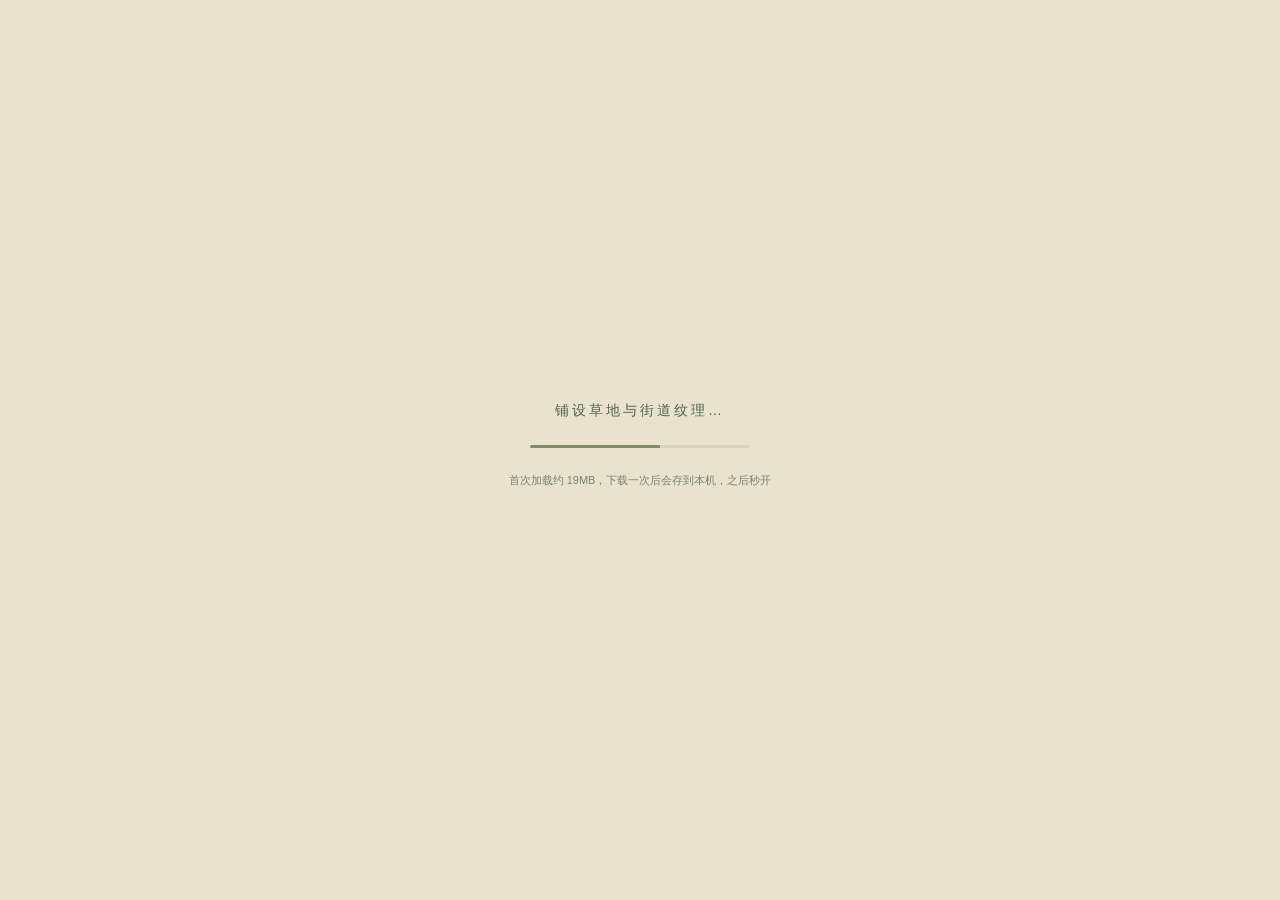
<file: index.html>
<!DOCTYPE html>
<html lang="zh">
<head>
<meta charset="utf-8">
<meta name="viewport" content="width=device-width,initial-scale=1,maximum-scale=1,user-scalable=no,viewport-fit=cover">
<meta name="theme-color" content="#e8dfcc">
<meta name="mobile-web-app-capable" content="yes">
<meta name="apple-mobile-web-app-capable" content="yes">
<meta name="apple-mobile-web-app-status-bar-style" content="black-translucent">
<meta name="apple-mobile-web-app-title" content="小熊快送">
<meta name="format-detection" content="telephone=no">
<link rel="manifest" href="./manifest.webmanifest">
<link rel="apple-touch-icon" href="./icon.svg">
<link rel="icon" href="./icon.svg">
<title>小熊快送 · 今日必达</title>
<style>
* { margin:0; padding:0; box-sizing:border-box; -webkit-tap-highlight-color:transparent; }
html,body { height:100%; background:#0f1418; overflow:hidden; overscroll-behavior:none; touch-action:none;
            font-family:"PingFang SC","Microsoft YaHei",sans-serif; }
/* 舞台铺满可视区域，竖着拿横着拿都不留黑边。
   高度别信 100dvh：安卓 Chrome 横屏里它比真正看得见的那块高（地址栏、
   手势条各算一次），底下那排摇杆油门就被顶到屏幕外面去了。真高度由
   game.js 的 fitStage() 按 visualViewport 写成行内 px，这里的 dvh 只是兜底。 */
#stage { position:relative; width:100vw; height:100vh; height:100dvh; margin:0 auto; overflow:hidden; }
#stage canvas#gl { display:block; width:100%; height:100%; }
.hud { position:absolute; inset:0; pointer-events:none; user-select:none; }
.hud > * { pointer-events:auto; }

.topbar { position:absolute; top:10px; left:10px; right:10px; display:flex; align-items:center; gap:8px; }
.res, .gear { flex:none; }
.avatar { position:relative; width:64px; height:64px; border-radius:50%; border:3px solid #fff; overflow:hidden; flex:none;
          box-shadow:0 2px 6px rgba(0,0,0,.3); background:#c9d6e2; }
.avatar svg { width:100%; height:100%; display:block; }
.avatar img { position:absolute; inset:0; width:100%; height:100%; object-fit:cover; display:block; }
.avatar.img { border:none; background:none; }
.pname { color:#fff; font-size:18px; font-weight:700; text-shadow:0 2px 4px rgba(0,0,0,.5); }
.lvrow { display:flex; align-items:center; gap:6px; margin-top:4px; }
.lvbadge { width:24px; height:24px; border-radius:50%; background:#ffb42e; border:2px solid #fff; color:#7a4a00;
           font-size:13px; font-weight:800; display:flex; align-items:center; justify-content:center; }
.lvbar { width:112px; height:11px; border-radius:6px; background:rgba(0,0,0,.4); border:1.5px solid #fff; overflow:hidden; }
.lvbar i { display:block; height:100%; width:0; background:linear-gradient(90deg,#ffd24a,#ff9d2e); transition:width .3s; }
.lvtxt { color:#fff; font-size:11px; text-shadow:0 1px 3px rgba(0,0,0,.6); }
.spacer { flex:1; }
.res { display:flex; align-items:center; gap:4px; background:rgba(255,255,255,.92); border-radius:14px;
       padding:3px 7px 3px 5px; font-size:12px; font-weight:700; color:#4a3a2a; box-shadow:0 2px 5px rgba(0,0,0,.2); }
.res .ic { width:18px; height:18px; border-radius:50%; display:flex; align-items:center; justify-content:center; font-size:10px; }
.gold { background:#ffcf3f; color:#7a4a00; } .pack { background:#e8483f; color:#fff; }
.gear { width:32px; height:32px; border-radius:9px; background:rgba(255,255,255,.92); display:flex; align-items:center;
        justify-content:center; font-size:17px; box-shadow:0 2px 5px rgba(0,0,0,.2); }

.taskbar { position:absolute; top:86px; left:10px; display:flex; align-items:center; gap:8px; max-width:70%;
           background:rgba(255,255,255,.95); border-radius:12px; padding:8px 10px; box-shadow:0 3px 8px rgba(0,0,0,.22); }
.taskicon { width:26px; height:26px; border-radius:7px; background:#f3d9b0; display:flex; align-items:center;
            justify-content:center; font-size:15px; flex:none; }
.tasktxt b { display:block; font-size:13px; color:#3b2f26; }
.tasktxt span { display:block; font-size:11px; color:#8a7a6c; margin-top:1px; }
.taskarrow { margin-left:auto; color:#c9b9a8; font-size:19px; font-weight:800; padding-left:6px; }
.res .plus { width:16px; height:16px; border-radius:50%; background:#57c84d; color:#fff; font-style:normal;
             font-size:13px; font-weight:900; display:flex; align-items:center; justify-content:center; margin-left:3px; }
#fx { position:absolute; inset:0; pointer-events:none; overflow:hidden; }
.fx { position:absolute; font-size:26px; will-change:transform,opacity; transform:translate(-50%,-50%);
      text-shadow:0 2px 6px rgba(0,0,0,.35); z-index:5; }
.fx.pop { font-size:19px; font-weight:800; color:#ffb42e; text-shadow:0 2px 0 #7a4a00,0 3px 8px rgba(0,0,0,.4); }

/* 下面这套是竖屏的位置（小地图右上、按钮叠三层）。横屏的那套在文件末尾
   用 @media (orientation:landscape) 覆盖，两边都保留，手机转到哪面用哪套。 */
#mini { position:absolute; right:10px; top:86px; width:96px; height:96px; border-radius:12px;
        border:2px solid rgba(255,255,255,.85); background:rgba(20,30,40,.55); }
.compass { position:absolute; right:10px; top:188px; width:96px; text-align:center; color:#fff; font-size:11px;
           text-shadow:0 1px 3px rgba(0,0,0,.6); }
.compass .arw { font-size:26px; display:block; line-height:1; }

/* 竖屏：右边从下往上是 油门 / 下车 / 三个入口，一路占到 300 多的高度，
   所以速度表挪到左边，摆在提示文字上方，别跟「下车」压在一起。 */
.speed { position:absolute; left:12px; right:auto; bottom:250px; background:rgba(0,0,0,.42); color:#fff; border-radius:10px;
         padding:5px 9px; font-size:10px; text-align:center; line-height:1.3; }
.speed b { font-size:18px; }
.hint { position:absolute; left:12px; bottom:200px; color:#fff; font-size:11px; opacity:.85; line-height:1.5;
        text-shadow:0 1px 3px rgba(0,0,0,.6); }

/* 竖屏：三个入口右侧竖排，落在「下车」按钮上方 */
.bottom { position:absolute; right:14px; bottom:250px; left:auto; display:flex;
          flex-direction:column; align-items:center; gap:6px; }
.bbtn { width:76px; height:58px; border-radius:14px; background:linear-gradient(180deg,#ffd98a,#ffb347);
        border:3px solid #fff; box-shadow:0 4px 0 #d98b20,0 4px 10px rgba(0,0,0,.3);
        display:flex; flex-direction:column; align-items:center; justify-content:center; }
.bbtn:active { transform:translateY(2px); }
.bbtn em { font-size:20px; font-style:normal; line-height:1; }
.bbtn span { font-size:12px; font-weight:800; color:#6b4310; margin-top:2px; }
.bbtn img { height:76px; display:block; }
.bbtn.img { width:auto; height:auto; padding:0; background:none; border:none; box-shadow:none;
            filter:drop-shadow(0 3px 5px rgba(0,0,0,.35)); }
.bbtn.img:active { transform:scale(.93); }
.bbtn.img em, .bbtn.img span { display:none; }

.stick { position:absolute; left:16px; bottom:88px; width:104px; height:104px; border-radius:50%;
         background:rgba(255,255,255,.16); border:2px solid rgba(255,255,255,.5); }
.stick i { position:absolute; left:50%; top:50%; width:46px; height:46px; margin:-23px 0 0 -23px; border-radius:50%;
           background:rgba(255,255,255,.78); box-shadow:0 2px 6px rgba(0,0,0,.3); }
.gas { position:absolute; right:16px; bottom:88px; width:74px; height:74px; border-radius:50%;
       background:rgba(255,180,46,.88); border:3px solid #fff; color:#fff; font-size:14px; font-weight:800;
       display:flex; align-items:center; justify-content:center; box-shadow:0 3px 8px rgba(0,0,0,.3); }
.gas:active { background:rgba(255,140,20,.95); }
.gas.img:active, .brake.img:active { transform:scale(.93); }
#btnRide { position:absolute; right:16px; bottom:184px; width:56px; height:56px; border-radius:50%;
           background:rgba(255,255,255,.92); border:3px solid #ff9d2e; color:#c25b00; font-size:14px;
           font-weight:800; display:flex; align-items:center; justify-content:center;
           box-shadow:0 3px 8px rgba(0,0,0,.3); }
#btnRide:active { transform:scale(.93); }
.brake { position:absolute; right:100px; bottom:98px; width:56px; height:56px; border-radius:50%;
         background:rgba(60,70,80,.7); border:3px solid #fff; color:#fff; font-size:12px; font-weight:800;
         display:flex; align-items:center; justify-content:center; }
.gas img, .brake img { width:100%; height:100%; display:block; }
.bbtn img, .gas img, .brake img { pointer-events:none; }
.gas.img, .brake.img { background:none; border:none; box-shadow:none; font-size:0;
                       filter:drop-shadow(0 3px 6px rgba(0,0,0,.35)); }
.gas.img { width:80px; height:80px; }
.brake.img { width:60px; height:60px; right:104px; bottom:100px; }

.toast { position:absolute; top:40%; left:50%; transform:translate(-50%,-50%) scale(.9); opacity:0;
         background:rgba(0,0,0,.75); color:#fff; padding:10px 18px; border-radius:20px; font-size:15px;
         font-weight:700; transition:.25s; white-space:nowrap; }
.toast.show { opacity:1; transform:translate(-50%,-50%) scale(1); }

.mask { position:absolute; inset:0; background:rgba(0,0,0,.45); display:none; }
.mask.on { display:block; }
.panel { position:absolute; left:50%; top:50%; transform:translate(-50%,-50%); width:min(82%,400px); background:#fff7ec;
         border:4px solid #fff; border-radius:18px; padding:14px; box-shadow:0 8px 24px rgba(0,0,0,.4); }
.panel h3 { font-size:16px; color:#6b4310; margin-bottom:10px; text-align:center; }
.panel .list { display:flex; flex-wrap:wrap; gap:8px; }
.panel .cell { width:calc(33.33% - 6px); aspect-ratio:1; background:#f0e2cd; border-radius:10px; display:flex;
               flex-direction:column; align-items:center; justify-content:center; font-size:11px; color:#8a6a44; gap:4px; }
.panel .cell em { font-size:22px; font-style:normal; }
.panel .close { margin-top:12px; height:34px; border-radius:10px; background:#ffb347; color:#fff; display:flex;
                align-items:center; justify-content:center; font-weight:800; font-size:14px; }

#loading { position:absolute; inset:0; background:#0f1418; color:#fff; display:flex; flex-direction:column;
           align-items:center; justify-content:center; gap:10px; font-size:14px; letter-spacing:1px; z-index:9; }
#loading .bar { width:60%; height:6px; border-radius:3px; background:rgba(255,255,255,.18); overflow:hidden; }
#loading .bar i { display:block; height:100%; width:0; background:#ffb347; transition:width .2s; }
#loading .tip { font-size:11px; letter-spacing:0; color:rgba(255,255,255,.55); text-align:center; padding:0 22px; }
#loading .err { font-size:12px; line-height:1.6; white-space:pre-wrap; text-align:left; padding:0 22px; color:#ff9b8f; }
#ldRetry { display:none; margin-top:4px; padding:10px 30px; font-size:15px; font-weight:800; color:#7a3f00;
           border:none; border-radius:22px; background:#ffb347; letter-spacing:1px; }
#ldRetry.on { display:block; }

#start { position:absolute; inset:0; z-index:10; display:none; flex-direction:column; align-items:center;
         justify-content:center; gap:16px; background:linear-gradient(180deg,#2f92e0,#7cc4f2 55%,#dcf1ff);
         color:#20364a; text-align:center; padding:24px; }
#start.on { display:flex; }
#start h1 { font-size:26px; letter-spacing:2px; color:#fff; text-shadow:0 3px 8px rgba(0,60,110,.45); }
#start p { font-size:13px; line-height:1.8; color:#0d3350; opacity:.9; }
#start button { margin-top:6px; padding:13px 40px; font-size:17px; font-weight:800; color:#7a3f00; border:none;
                border-radius:26px; background:linear-gradient(180deg,#ffd15c,#ff9f2e);
                box-shadow:0 6px 0 #d8781a, 0 10px 18px rgba(0,0,0,.25); }
#start button:active { transform:translateY(3px); box-shadow:0 3px 0 #d8781a; }
/* 竖屏窄机（宽 430 以下）：头像、按钮整体收一档 */
@media (orientation:portrait) and (max-width:430px) {
  .topbar { gap:6px; }
  .avatar { width:56px; height:56px; }
  .pname { font-size:16px; }
  .lvbar { width:92px; }
  .lvbadge { width:22px; height:22px; font-size:12px; }
  .res { font-size:11px; padding:2px 6px 2px 4px; }
  .res .ic { width:16px; height:16px; }
  .res .plus { display:none; }
  .gear { width:28px; height:28px; font-size:15px; }
  .taskbar, #mini { top:78px; }
  .compass { top:180px; }
  .bbtn img { height:66px; }
  .bottom { bottom:234px; right:10px; }
  #btnRide { width:50px; height:50px; font-size:13px; bottom:174px; }
  .gas.img { width:74px; height:74px; }
  .brake.img { width:56px; height:56px; }
}

/* 横屏：只有一半的高度可用，所以按钮不再叠三层，压成底部一条——
   左摇杆、中间三个入口、右油门刹车；小地图和罗盘往上挪。 */
@media (orientation:landscape) {
  #mini { top:76px; width:88px; height:88px; }
  .compass { top:170px; width:88px; }
  .compass .arw { font-size:24px; }
  .speed { left:auto; right:96px; bottom:116px; }
  .hint { bottom:140px; }
  .bottom { left:50%; right:auto; bottom:12px; transform:translateX(-50%);
            flex-direction:row; align-items:flex-end; gap:10px; }
  .bbtn img { height:64px; }
  .stick { bottom:22px; width:100px; height:100px; }
  .stick i { width:44px; height:44px; margin:-22px 0 0 -22px; }
  .gas { bottom:22px; }
  .gas.img { width:78px; height:78px; }
  .brake { bottom:30px; right:100px; width:54px; height:54px; }
  .brake.img { width:58px; height:58px; right:102px; bottom:32px; }
  #btnRide { bottom:112px; width:52px; height:52px; font-size:13px; }
}
/* 横屏矮屏（多数手机横过来就是 380~430 高）：再收一档 */
@media (orientation:landscape) and (max-height:430px) {
  .topbar { gap:6px; top:8px; }
  .avatar { width:52px; height:52px; }
  .pname { font-size:15px; }
  .lvbar { width:92px; height:9px; }
  .lvbadge { width:20px; height:20px; font-size:11px; }
  .lvtxt { display:none; }
  .res { font-size:11px; padding:2px 6px 2px 4px; }
  .res .ic { width:16px; height:16px; }
  .res .plus { display:none; }
  .gear { width:28px; height:28px; font-size:15px; }
  .taskbar { top:66px; padding:6px 8px; max-width:44%; }
  .tasktxt span { display:none; }
  #mini { top:66px; width:76px; height:76px; }
  .compass { top:146px; width:76px; font-size:10px; }
  .compass .arw { font-size:20px; }
  .bbtn img { height:54px; }
  .bottom { bottom:8px; gap:8px; }
  #btnRide { width:46px; height:46px; font-size:12px; bottom:96px; }
  .speed { right:84px; bottom:100px; }
  .hint { bottom:120px; font-size:10px; }
  .stick { width:86px; height:86px; bottom:16px; }
  .stick i { width:38px; height:38px; margin:-19px 0 0 -19px; }
  .gas.img { width:68px; height:68px; }
  .brake.img { width:50px; height:50px; right:88px; bottom:28px; }
}
</style>
<link rel="stylesheet" href="./postcard.css?v=20260930-24">
<script type="importmap">
{ "imports": {
  "three": "./vendor/three.module.js",
  "three/addons/loaders/FBXLoader.js": "./vendor/loaders/FBXLoader.js",
  "three/addons/utils/SkeletonUtils.js": "./vendor/utils/SkeletonUtils.js",
  "three/addons/utils/BufferGeometryUtils.js": "./vendor/utils/BufferGeometryUtils.js"
} }
</script>
</head>
<body>
<div id="stage">
  <canvas id="gl"></canvas>
  <div class="film-edge" aria-hidden="true"></div>
  <div class="hud">
    <div class="topbar">
      <div class="avatar">
        <svg viewBox="0 0 52 52"><rect width="52" height="52" fill="#bcd3e6"/>
          <circle cx="26" cy="20" r="11" fill="#f6d2b0"/>
          <path d="M13 19a13 13 0 0126 0c0-9-6-13-13-13s-13 4-13 13z" fill="#3b2b23"/>
          <path d="M7 52c2-13 9-19 19-19s17 6 19 19z" fill="#f2f2f2"/></svg>
        <img src="./assets/ui/panda-avatar-v1.png" alt="" onload="this.parentNode.classList.add('img')" onerror="this.remove()">
      </div>
      <div>
        <div class="pname">小熊快送<span class="edition">今日必达</span></div>
        <div class="lvrow"><div class="lvbadge" id="lvNum">1</div><div class="lvbar"><i id="lvFill"></i></div></div>
        <div class="lvtxt" id="lvTxt">0/100</div>
      </div>
      <div class="spacer"></div>
      <div class="res"><div class="ic gold">¥</div><b id="coin">0</b><i class="plus">+</i></div>
      <div class="res"><div class="ic pack">信</div><b id="parcel">0</b><i class="plus">+</i></div>
      <button class="gear" id="btnGear" aria-label="操作提示">☰</button>
    </div>

    <div class="taskbar"><div class="taskicon" id="taskIcon">📮</div>
      <div class="tasktxt"><b id="taskTitle">新的信件</b><span id="taskDesc">去红色邮箱领取下一封信</span></div>
      <div class="taskarrow">›</div></div>

    <canvas id="mini" width="192" height="192"></canvas>
    <div class="compass"><span class="arw" id="arw">➤</span><span id="dist">-- m</span></div>

    <div class="speed">速度<br><b id="spd">0</b> km/h</div>
    <div class="hint" id="hint">左摇杆转向 · 右侧油门/刹车</div>
    <div id="dbg" style="position:absolute;left:8px;top:118px;max-width:58%;color:#fff;font-size:10px;line-height:1.5;
         text-shadow:0 1px 2px #000;white-space:pre-wrap;"></div>

    <div class="stick" id="stick"><i id="knob"></i></div>
    <div id="btnRide">下车</div>
    <div class="brake" id="brake">刹车<img src="./assets/ui/btn-brake.png" alt=""
         onload="this.parentNode.classList.add('img')" onerror="this.remove()"></div>
    <div class="gas" id="gas">油门<img src="./assets/ui/btn-gas.png" alt=""
         onload="this.parentNode.classList.add('img')" onerror="this.remove()"></div>

    <div class="bottom">
      <div class="bbtn" data-panel="bag" role="button" tabindex="0" aria-label="背包"><em>♧</em><span>背包</span><img src="./assets/ui/btn-bag.png" alt=""
           onload="this.parentNode.classList.add('img')" onerror="this.remove()"></div>
      <div class="bbtn" data-panel="task" role="button" tabindex="0" aria-label="任务笔记"><em>▤</em><span>任务笔记</span><img src="./assets/ui/btn-note.png" alt=""
           onload="this.parentNode.classList.add('img')" onerror="this.remove()"></div>
      <div class="bbtn" data-panel="shop" role="button" tabindex="0" aria-label="商店"><em>⌂</em><span>商店</span><img src="./assets/ui/btn-shop.png" alt=""
           onload="this.parentNode.classList.add('img')" onerror="this.remove()"></div>
    </div>
    <div class="view-controls" aria-label="风景设置">
      <button id="btnLight" aria-pressed="false">☀ 晴日</button>
      <span></span>
      <button id="btnView" aria-pressed="false">◎ 星球远眺</button>
    </div>

    <div class="toast" id="toast"></div>
    <div id="fx"></div>
    <div class="mask" id="mask">
      <div class="panel"><h3 id="pTitle">背包</h3><div class="list" id="pList"></div>
        <div class="close" id="pClose">关闭</div></div>
    </div>
  </div>
  <button id="btnQuiet" aria-pressed="false">收起界面</button>
      <div id="loading">加载星球城市…<div class="bar"><i id="ldFill"></i></div><div class="tip" id="ldTip"></div><div class="err" id="ldErr"></div><button id="ldRetry">重 试</button></div>
  <div id="start">
    <div class="postmark" aria-hidden="true">晴日<br><span>POST / 01</span></div>
    <div class="eyebrow">LETTERS FROM A LITTLE PLANET</div>
    <h1>小熊快送<span>今日必达</span></h1>
    <p class="intro-copy">风经过树梢，信会抵达。<br>骑上小车，去小小的星球上走一走。</p>
    <button id="btnStart">开始送信 <span>↗</span></button>
    <p class="intro-help">红色邮箱取信 · 绿色光柱送达<br>WASD 骑行 · F 上下车 · V 远眺星球</p>
    <span class="intro-footnote">慢一点，也没关系。</span>
  </div>
</div>
<script>
(function () {
  var err = document.getElementById('ldErr');
  function show(t) { err.textContent = t; }
  window.addEventListener('error', function (e) { show('脚本错误：\n' + (e.message || e.type) + '\n' + (e.filename || '')); });
  window.addEventListener('unhandledrejection', function (e) {
    show('加载失败：\n' + (e.reason && (e.reason.message || e.reason) || '未知'));
  });
  if (location.protocol === 'file:') show('请用本地服务器打开：\n在 postman-3d 目录运行 serve.ps1，\n然后访问 http://localhost:8130/');
})();
</script>
<script type="module" src="./game.js?v=20261001-08"></script>
</body>
</html>
</file>
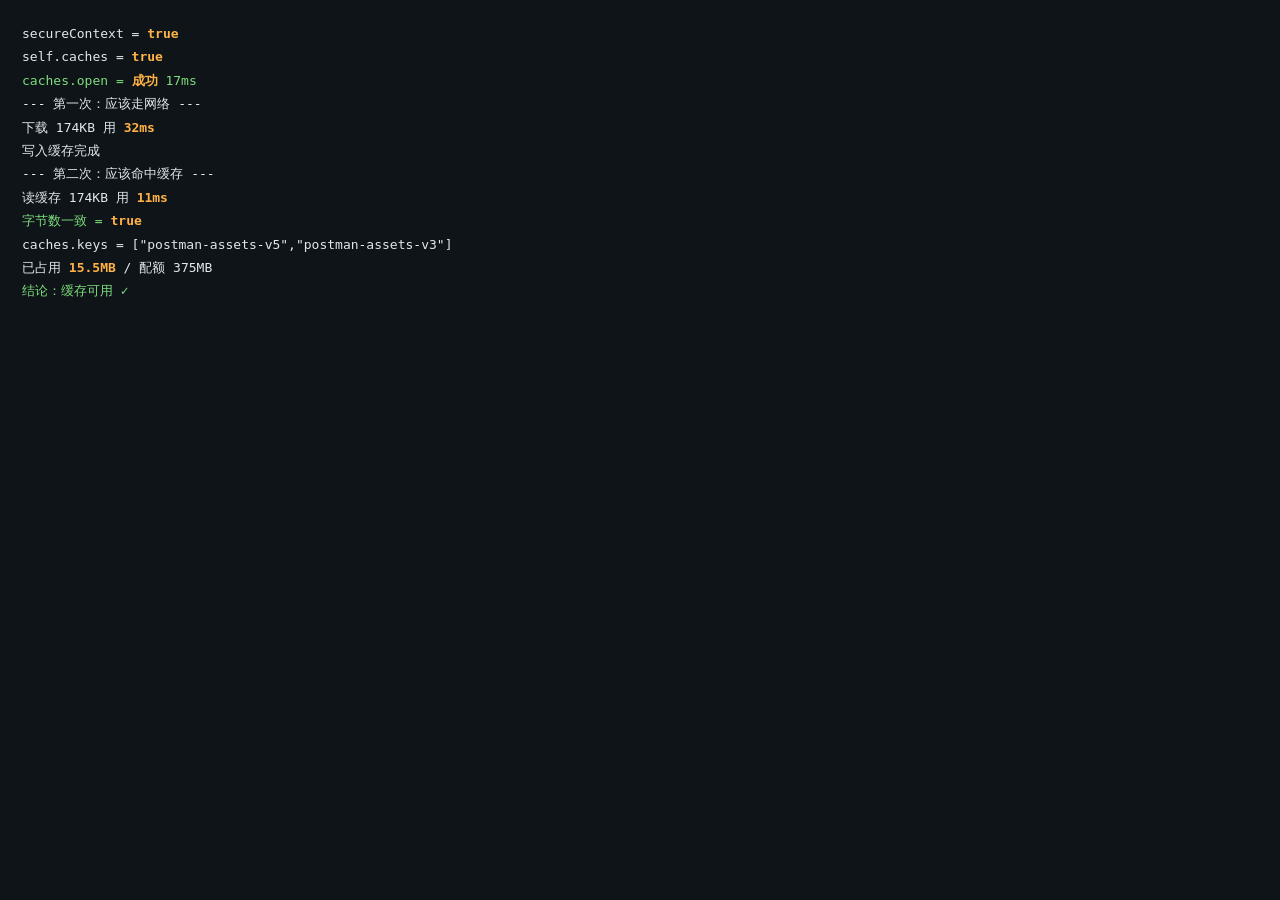
<file: cache-test.html>
<!DOCTYPE html>
<html lang="zh-CN">
<head>
<meta charset="utf-8">
<title>缓存诊断</title>
<style>
  body { background:#0f1418; color:#dfe8ef; font:13px/1.8 ui-monospace,Consolas,monospace; padding:14px; }
  b { color:#ffb347; }
  .ok { color:#7ddc7d; } .bad { color:#ff8b7d; }
</style>
</head>
<body>
<div id="out">running…</div>
<script>
const out = document.getElementById('out');
const log = (t, cls) => { out.insertAdjacentHTML('beforeend', '<div' + (cls ? ' class="' + cls + '"' : '') + '>' + t + '</div>'); };
const CACHE_NAME = 'postman-assets-v3';
const SMALL = './assets/motuo.fbx';

function withTimeout(p, ms, fb) {
  return new Promise(res => {
    let done = false;
    const t = setTimeout(() => { if (!done) { done = true; res(fb); } }, ms);
    p.then(v => { if (!done) { done = true; clearTimeout(t); res(v); } },
      () => { if (!done) { done = true; clearTimeout(t); res(fb); } });
  });
}
function xhrBuf(url) {
  return new Promise((res, rej) => {
    const x = new XMLHttpRequest();
    x.open('GET', url, true); x.responseType = 'arraybuffer';
    x.onload = () => x.status < 300 ? res(x.response) : rej(new Error('HTTP ' + x.status));
    x.onerror = () => rej(new Error('net'));
    x.send();
  });
}

(async () => {
  out.textContent = '';
  log('secureContext = <b>' + self.isSecureContext + '</b>');
  log('self.caches   = <b>' + (!!self.caches) + '</b>');
  if (!self.caches) { log('→ 这个地址用不了 Cache API（需要 https 或 localhost）', 'bad'); return; }

  const t0 = performance.now();
  const c = await withTimeout(caches.open(CACHE_NAME), 4000, false);
  log('caches.open   = <b>' + (c ? '成功' : '超时/失败') + '</b>  ' + Math.round(performance.now() - t0) + 'ms',
    c ? 'ok' : 'bad');
  if (!c) { log('→ Cache API 在本环境不可用，代码会退化成每次重新下载（游戏仍可玩）', 'bad'); return; }

  await c.delete(SMALL);
  log('--- 第一次：应该走网络 ---');
  let t = performance.now();
  const a = await xhrBuf(SMALL);
  const netMs = Math.round(performance.now() - t);
  log('下载 ' + (a.byteLength / 1024).toFixed(0) + 'KB 用 <b>' + netMs + 'ms</b>');
  await withTimeout(c.put(SMALL, new Response(a.slice(0), { headers: { 'Content-Type': 'application/octet-stream' } })), 20000, null);
  log('写入缓存完成');

  log('--- 第二次：应该命中缓存 ---');
  t = performance.now();
  const hit = await withTimeout(c.match(SMALL), 6000, null);
  if (!hit) { log('match 没命中 → 缓存没生效', 'bad'); return; }
  const b = await hit.arrayBuffer();
  const cacheMs = Math.round(performance.now() - t);
  log('读缓存 ' + (b.byteLength / 1024).toFixed(0) + 'KB 用 <b>' + cacheMs + 'ms</b>');
  log('字节数一致 = <b>' + (a.byteLength === b.byteLength) + '</b>', a.byteLength === b.byteLength ? 'ok' : 'bad');

  const keys = await caches.keys();
  log('caches.keys = ' + JSON.stringify(keys));
  if (navigator.storage && navigator.storage.estimate) {
    const e = await navigator.storage.estimate();
    log('已占用 <b>' + (e.usage / 1048576).toFixed(1) + 'MB</b> / 配额 ' + (e.quota / 1048576).toFixed(0) + 'MB');
  }
  log('');
  log('结论：缓存' + (b.byteLength === a.byteLength ? '可用 ✓' : '不可用 ✗'),
    b.byteLength === a.byteLength ? 'ok' : 'bad');
})().catch(e => log('异常：' + (e && e.message || e), 'bad'));
</script>
</body>
</html>
</file>
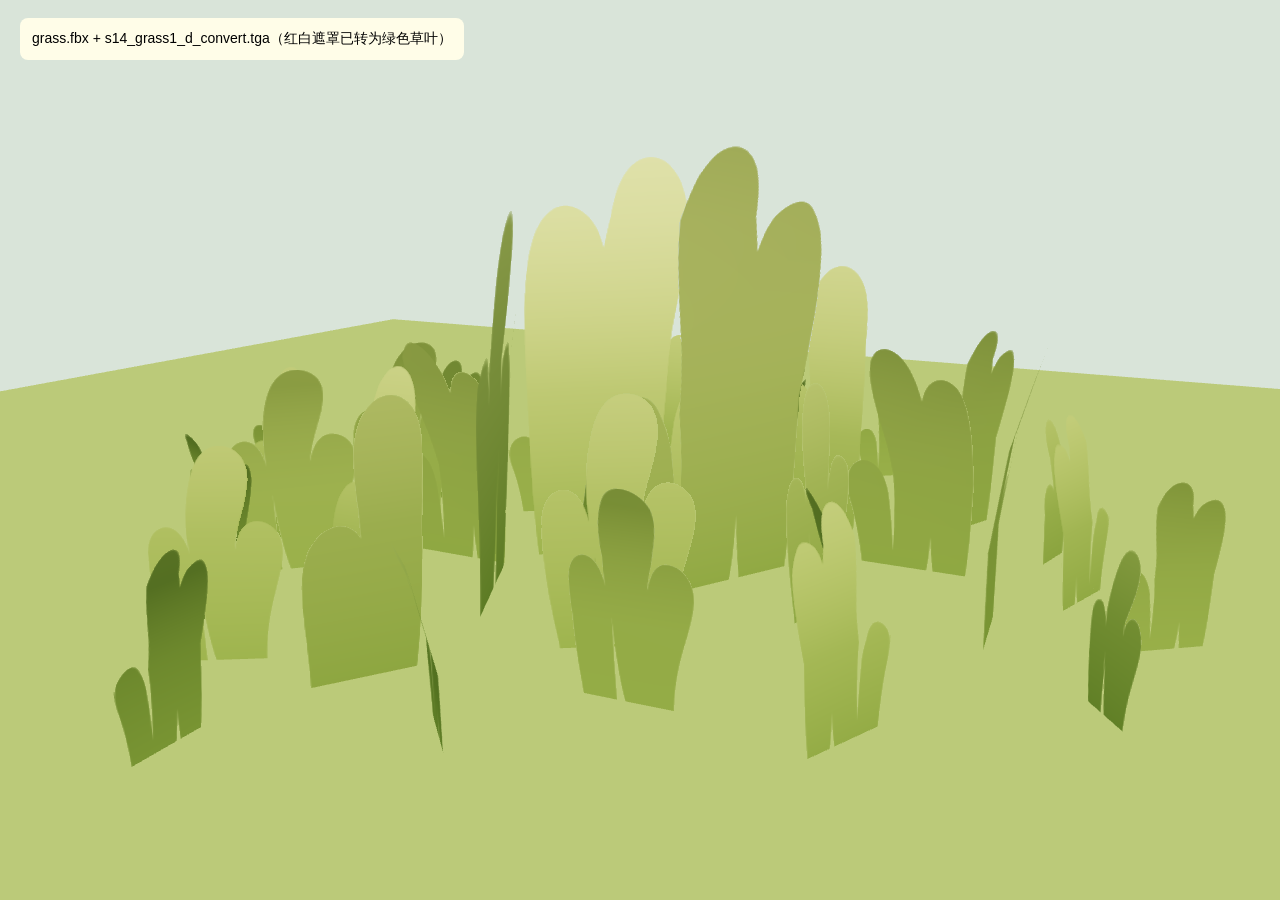
<file: grass-model-preview.html>
<!doctype html><html lang="zh"><meta charset="utf-8"><title>grass.fbx 草模型检查</title>
<style>body{margin:0;background:#d9e4d9;font:14px sans-serif}nav{position:fixed;z-index:2;top:18px;left:20px;background:#fffde8;padding:12px;border-radius:8px}</style>
<script type="importmap">{"imports":{"three":"./vendor/three.module.js"}}</script>
<nav>grass.fbx + s14_grass1_d_convert.tga（红白遮罩已转为绿色草叶）</nav>
<script type="module">
import * as T from 'three';import {loadGrassModel} from './meadow-plants.js?v=20261001-08';
const renderer=new T.WebGLRenderer({antialias:true});renderer.setPixelRatio(Math.min(devicePixelRatio,2));renderer.setSize(innerWidth,innerHeight);document.body.append(renderer.domElement);renderer.toneMapping=T.ACESFilmicToneMapping;renderer.toneMappingExposure=1.1;
const scene=new T.Scene();scene.background=new T.Color('#d9e4d9');scene.add(new T.HemisphereLight(0xf1f4d9,0x65734c,2));const sun=new T.DirectionalLight(0xffefc7,2.8);sun.position.set(2,5,3);scene.add(sun);
const bytes=await (await fetch('./assets/trees/grass-v1.fbx')).arrayBuffer(),texture=await new T.TextureLoader().loadAsync('./assets/trees/grass-v1-mask.png'),asset=loadGrassModel(bytes,texture);const mesh=new T.Mesh(asset.geometry,asset.material);scene.add(mesh);
const floor=new T.Mesh(new T.PlaneGeometry(8,8),new T.MeshLambertMaterial({color:0x91ad63}));floor.rotation.x=-Math.PI/2;floor.position.y=-.01;scene.add(floor);const camera=new T.PerspectiveCamera(35,innerWidth/innerHeight,.01,30);camera.position.set(1.8,1.2,3.3);camera.lookAt(0,.35,0);
renderer.setAnimationLoop(t=>{mesh.rotation.y=t*.00015;renderer.setSize(innerWidth,innerHeight,false);camera.aspect=innerWidth/innerHeight;camera.updateProjectionMatrix();renderer.render(scene,camera)});
</script></html>
</file>
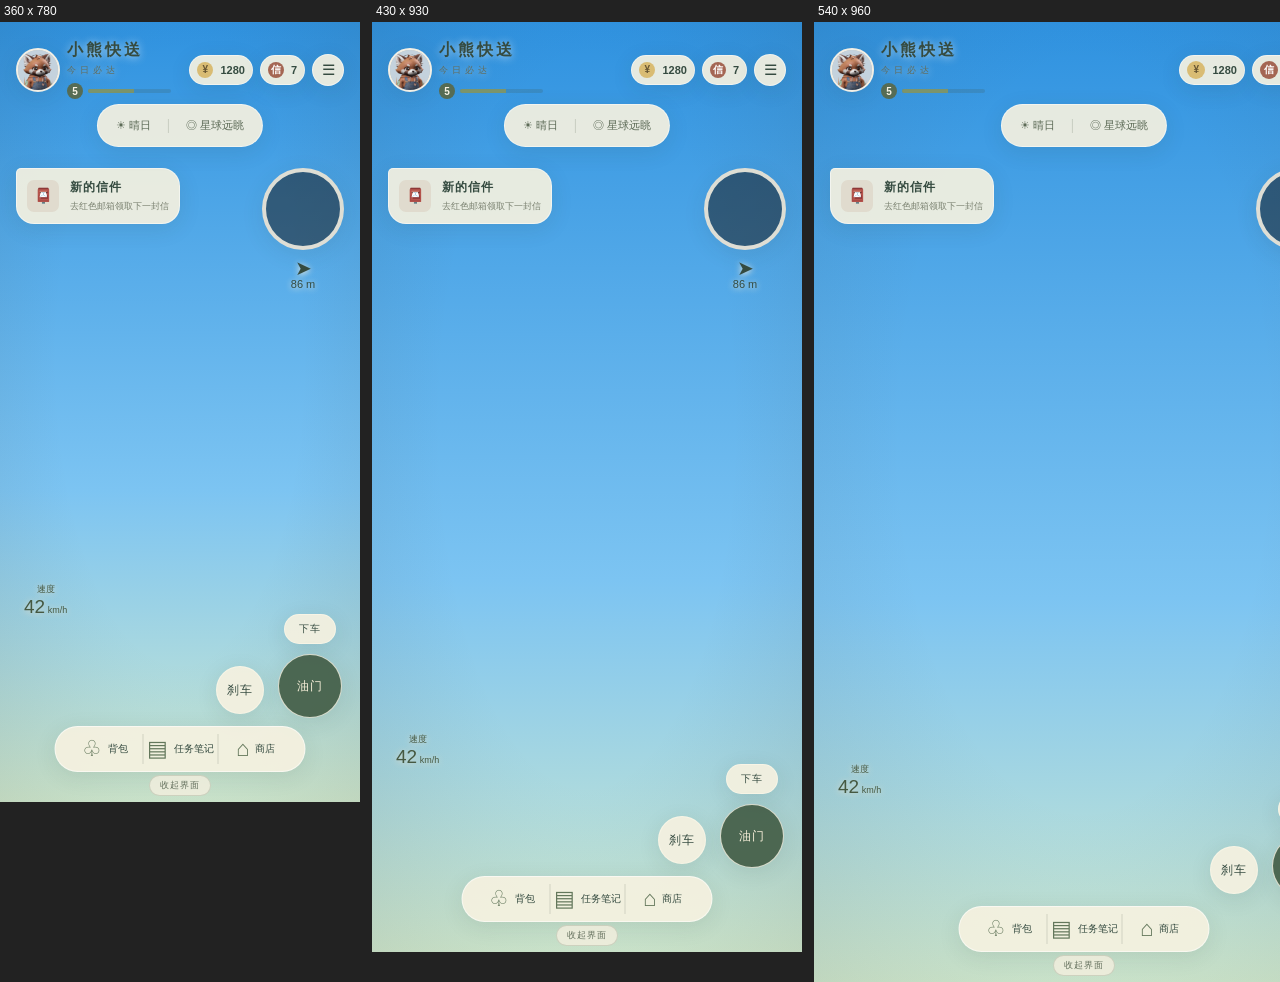
<file: hud.html>
<!DOCTYPE html>
<html lang="zh"><head><meta charset="utf-8">
<title>HUD layout check</title>
<style>body{margin:0;background:#222;display:flex;gap:12px;font:12px sans-serif;color:#fff}
figure{margin:0}figcaption{padding:4px}
iframe{border:0;display:block}</style>
</head><body>
<figure><figcaption>360 x 780</figcaption><iframe id="a" width="360" height="780"></iframe></figure>
<figure><figcaption>430 x 930</figcaption><iframe id="b" width="430" height="930"></iframe></figure>
<figure><figcaption>540 x 960</figcaption><iframe id="c" width="540" height="960"></iframe></figure>
<script>
fetch('./index.html').then(function (r) { return r.text(); }).then(function (html) {
  html = html.replace(/<script type="module"[\s\S]*?<\/script>/, '')
             .replace(/<script>[\s\S]*?<\/script>/, '')
             .replace('</style>', '#loading,#start,#rotate{display:none!important}' +
               '#stage canvas#gl{background:linear-gradient(180deg,#2f92e0,#7cc4f2 60%,#cfe9d0)}</style>')
             .replace('</body>', '<script>' +
               'document.getElementById("coin").textContent="1280";' +
               'document.getElementById("parcel").textContent="7";' +
               'document.getElementById("lvNum").textContent="5";' +
               'document.getElementById("lvTxt").textContent="340/600";' +
               'document.getElementById("lvFill").style.width="56%";' +
               'document.getElementById("spd").textContent="42";' +
               'document.getElementById("dist").textContent="86 m";' +
               '<\/script></body>');
  ['a', 'b', 'c'].forEach(function (id) { document.getElementById(id).srcdoc = html; });
});
</script>
</body></html>
</file>
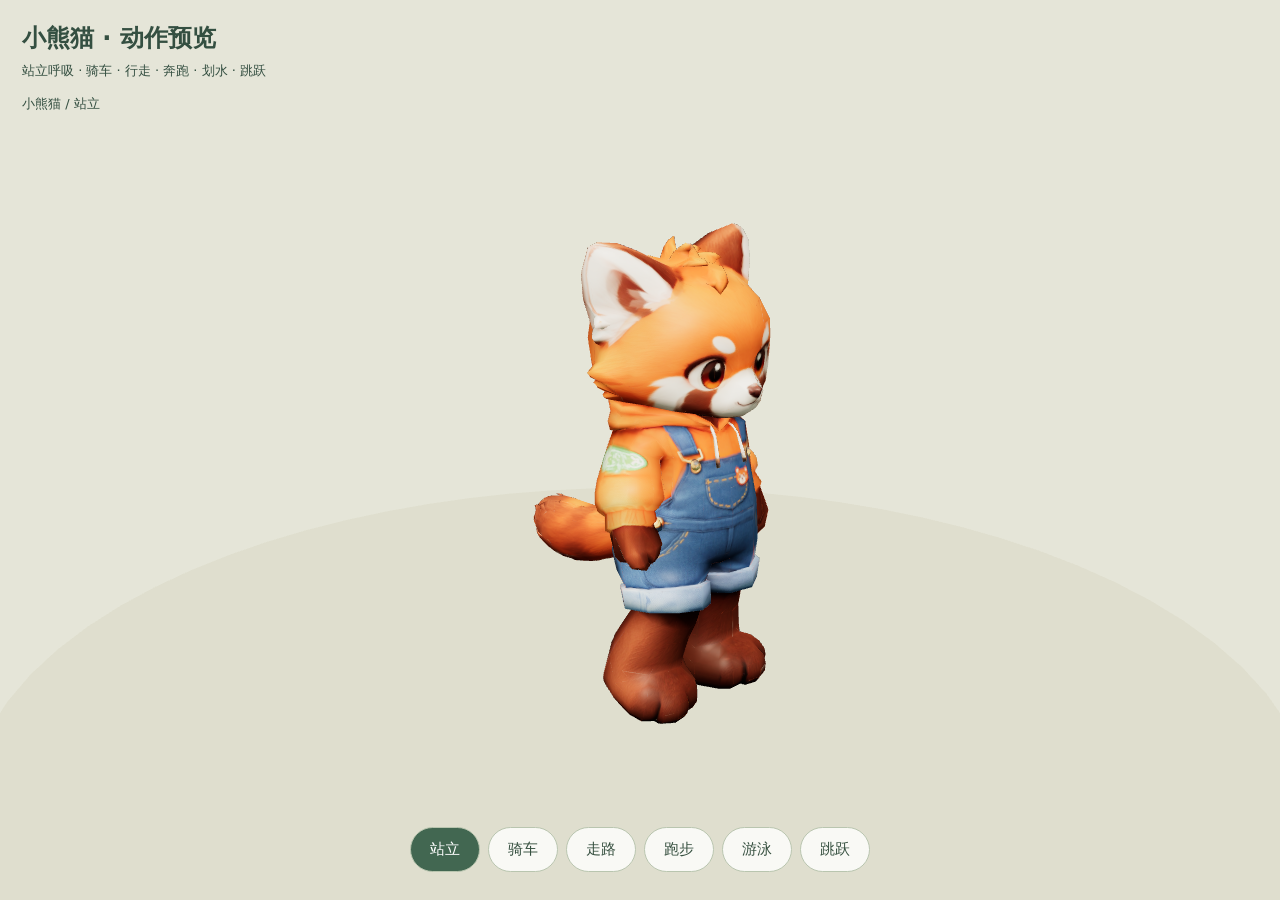
<file: panda-preview.html>
<!doctype html><html lang="zh"><meta charset="utf-8"><meta name="viewport" content="width=device-width,initial-scale=1"><title>小熊猫 · 动作预览</title>
<style>body{margin:0;background:#e5e5d8;color:#344f41;font:15px system-ui}canvas{display:block;width:100vw;height:100dvh}header{position:absolute;top:22px;left:22px}h1{font-size:24px;margin:0 0 8px}header p{margin:0;font-size:13px}nav{position:absolute;bottom:28px;left:50%;transform:translateX(-50%);display:flex;flex-wrap:wrap;justify-content:center;gap:8px;width:min(94%,600px)}button,a{border:1px solid #b9c5af;border-radius:24px;background:#fffc;padding:12px 19px;color:#36503f;text-decoration:none;font:inherit}button[aria-pressed=true]{background:#426751;color:white}#status{position:absolute;top:95px;left:22px;font-size:13px}</style>
<script type="importmap">{"imports":{"three":"./vendor/three.module.js"}}</script>
<header><h1>小熊猫 · 动作预览</h1><p>站立呼吸 · 骑车 · 行走 · 奔跑 · 划水 · 跳跃</p></header><div id="status">加载模型…</div><nav id="actions"></nav>
<script type="module">
import * as T from 'three';import {loadPanda} from './panda-character.js?v=20260930-28';import {FBXLoader} from './vendor/loaders/FBXLoader.js';
const r=new T.WebGLRenderer({antialias:true});r.setPixelRatio(Math.min(devicePixelRatio,1.5));r.setSize(innerWidth,innerHeight);r.toneMapping=T.ACESFilmicToneMapping;r.toneMappingExposure=1.3;document.body.append(r.domElement);
const scene=new T.Scene();scene.background=new T.Color('#e5e5d8');scene.add(new T.HemisphereLight('#fff5df','#738572',2));const sun=new T.DirectionalLight('#fff2df',2.5);sun.position.set(3,5,4);scene.add(sun);
const camera=new T.PerspectiveCamera(37,innerWidth/innerHeight,.01,50);camera.position.set(3.4,2.3,3.5);camera.lookAt(0,.9,0);
function normalize(o,height,span){o.updateMatrixWorld(true);let b=new T.Box3().setFromObject(o),size=b.getSize(new T.Vector3());o.scale.multiplyScalar(height?height/size.y:span/Math.max(size.x,size.z));o.updateMatrixWorld(true);b=new T.Box3().setFromObject(o);const c=b.getCenter(new T.Vector3());o.position.sub(new T.Vector3(c.x,b.min.y,c.z));o.updateMatrixWorld(true);return b.getSize(new T.Vector3())}
const loader=new FBXLoader(),root=await loadPanda();normalize(root,1.72);
const pivot=new T.Group();pivot.add(root);scene.add(pivot);const mixer=new T.AnimationMixer(root);const clips=Object.fromEntries(root.animations.map(c=>[c.name.split('|').at(-1),c]));
const bike=await loader.loadAsync('./assets/motuo.fbx');const bs=normalize(bike,0,1.95);const bikeTex=await new T.TextureLoader().loadAsync('./assets/motuo_basecolor.jpg');bikeTex.colorSpace=T.SRGBColorSpace;bike.traverse(o=>{if(o.isMesh)o.material=new T.MeshLambertMaterial({map:bikeTex})});scene.add(bike);
const water=new T.Mesh(new T.CircleGeometry(2,64),new T.MeshPhongMaterial({color:'#6aa99c',transparent:true,opacity:.48,depthWrite:false,side:T.DoubleSide}));water.rotation.x=-Math.PI/2;water.position.y=.65;scene.add(water);
const floor=new T.Mesh(new T.CircleGeometry(2.4,64),new T.MeshLambertMaterial({color:'#c8d0b9'}));floor.rotation.x=-Math.PI/2;floor.position.y=-.01;scene.add(floor);
let current,mode='idle';function choose(name){mode=name;mixer.stopAllAction();current=mixer.clipAction(clips[name]);current.reset().play();bike.visible=name==='sit';water.visible=name==='swim';pivot.position.set(0,0,0);if(name==='sit'){mixer.update(.001);root.updateMatrixWorld(true);const hip=root.getObjectByName('Pelvis').getWorldPosition(new T.Vector3());pivot.position.set(-.10-hip.x,bs.y*.60-hip.y,0)}for(const b of document.querySelectorAll('button'))b.setAttribute('aria-pressed',String(b.dataset.mode===name));document.querySelector('#status').textContent='小熊猫 / '+labels[name];}
const labels={idle:'站立',sit:'骑车',walk:'走路',run:'跑步',swim:'游泳',jump:'跳跃'};for(const [name,label]of Object.entries(labels)){const b=document.createElement('button');b.textContent=label;b.dataset.mode=name;b.onclick=()=>choose(name);document.querySelector('nav').append(b)}choose('idle');
let prev=0;function draw(t){mixer.update(Math.min((t-prev)/1000,.05));prev=t;r.render(scene,camera);requestAnimationFrame(draw)}requestAnimationFrame(draw);addEventListener('resize',()=>{r.setSize(innerWidth,innerHeight);camera.aspect=innerWidth/innerHeight;camera.updateProjectionMatrix()});
</script></html>
</file>
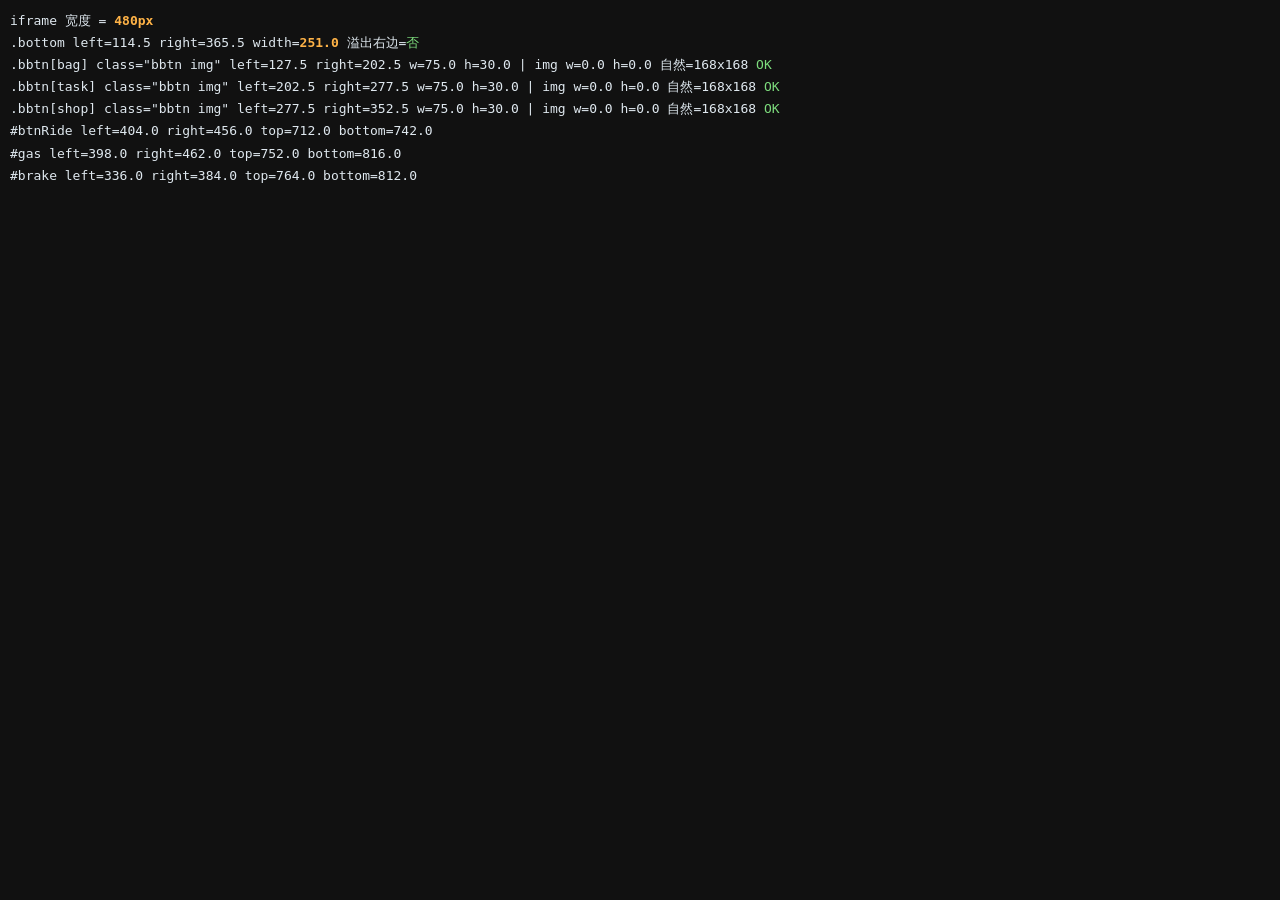
<file: rect.html>
<!DOCTYPE html>
<html lang="zh-CN">
<head>
<meta charset="utf-8">
<title>HUD 尺寸测量</title>
<style>
  body { background:#111; color:#dfe8ef; font:13px/1.7 ui-monospace,Consolas,monospace; margin:0; padding:10px; }
  iframe { width:480px; height:900px; border:0; position:absolute; left:-9999px; }
  b { color:#ffb347; } .bad { color:#ff8b7d; } .ok { color:#7ddc7d; }
</style>
</head>
<body>
<div id="out">measuring…</div>
<iframe id="f" src="./index.html"></iframe>
<script>
const out = document.getElementById('out');
const f = document.getElementById('f');
function run() {
  const d = f.contentDocument;
  const w = f.clientWidth;
  const rows = [];
  rows.push('iframe 宽度 = <b>' + w + 'px</b>');
  const bottom = d.querySelector('.bottom');
  if (!bottom) { out.innerHTML = '<span class="bad">找不到 .bottom</span>'; return; }
  const rb = bottom.getBoundingClientRect();
  rows.push('.bottom  left=' + rb.left.toFixed(1) + ' right=' + rb.right.toFixed(1) +
    ' width=<b>' + rb.width.toFixed(1) + '</b> 溢出右边=' +
    (rb.right > w ? '<span class="bad">' + (rb.right - w).toFixed(1) + 'px</span>' : '<span class="ok">否</span>'));
  d.querySelectorAll('.bbtn').forEach(el => {
    const r = el.getBoundingClientRect();
    const img = el.querySelector('img');
    const ir = img ? img.getBoundingClientRect() : null;
    rows.push('.bbtn[' + el.dataset.panel + '] class="' + el.className + '" ' +
      'left=' + r.left.toFixed(1) + ' right=' + r.right.toFixed(1) +
      ' w=' + r.width.toFixed(1) + ' h=' + r.height.toFixed(1) +
      (ir ? ' | img w=' + ir.width.toFixed(1) + ' h=' + ir.height.toFixed(1) +
        ' 自然=' + img.naturalWidth + 'x' + img.naturalHeight : ' | 无图') +
      (r.right > w ? ' <span class="bad">超出 ' + (r.right - w).toFixed(1) + 'px</span>' : ' <span class="ok">OK</span>'));
  });
  ['btnRide', 'gas', 'brake'].forEach(id => {
    const el = d.getElementById(id);
    if (!el) return;
    const r = el.getBoundingClientRect();
    rows.push('#' + id + ' left=' + r.left.toFixed(1) + ' right=' + r.right.toFixed(1) +
      ' top=' + r.top.toFixed(1) + ' bottom=' + r.bottom.toFixed(1));
  });
  out.innerHTML = rows.join('<br>');
}
f.addEventListener('load', () => setTimeout(run, 2500));
</script>
</body>
</html>
</file>
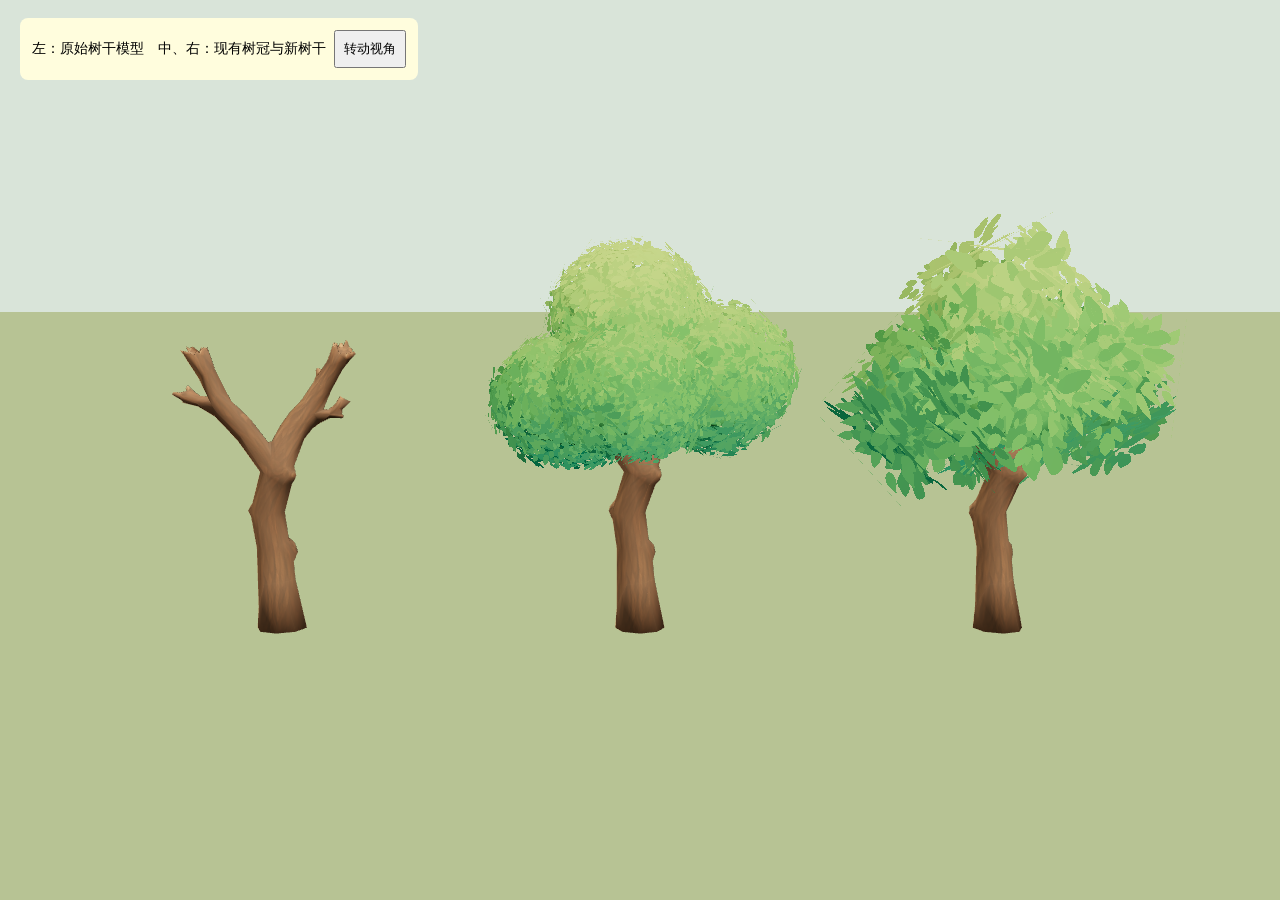
<file: trunk-preview.html>
<!doctype html><html lang="zh"><meta charset="utf-8"><title>木纹树干与树冠检查</title>
<style>body{margin:0;background:#d9e4d9;font:14px sans-serif}nav{position:fixed;top:18px;left:20px;background:#fffddd;padding:12px;border-radius:8px}button{padding:8px;margin-left:8px}</style>
<script type="importmap">{"imports":{"three":"./vendor/three.module.js"}}</script>
<nav>左：原始树干模型　中、右：现有树冠与新树干<button id="rotate">转动视角</button></nav>
<script type="module">
import * as T from 'three';
import {loadTreeTrunk,buildStylizedTree,createTreeMaterial} from './stylized-trees.js?v=20260930-30';
const trunk=await loadTreeTrunk();
const renderer=new T.WebGLRenderer({antialias:true});renderer.setPixelRatio(Math.min(devicePixelRatio,2));renderer.setSize(innerWidth,innerHeight);document.body.append(renderer.domElement);
renderer.toneMapping=T.ACESFilmicToneMapping;renderer.toneMappingExposure=1;
const scene=new T.Scene();scene.background=new T.Color('#d9e4d9');
scene.add(new T.HemisphereLight(0xffffff,0x777766,2));const sun=new T.DirectionalLight(0xfff0dd,2.4);sun.position.set(2,4,3);scene.add(sun);
const mat=createTreeMaterial(trunk.texture),group=new T.Group();scene.add(group);
for(let i=0;i<3;i++){const g=i===0?trunk.geometry:buildStylizedTree(817+i*397,i===2?4:1,trunk.geometry).geometry;const tree=new T.Mesh(g,mat);tree.position.x=(i-1)*1.1;group.add(tree);}
const floor=new T.Mesh(new T.PlaneGeometry(100,100),new T.MeshLambertMaterial({color:0x99af7b}));floor.rotation.x=-Math.PI/2;floor.position.y=-.003;scene.add(floor);
const camera=new T.PerspectiveCamera(35,innerWidth/innerHeight,.01,100);camera.position.set(0,1.05,4.3);camera.lookAt(0,.55,0);
document.querySelector('#rotate').onclick=()=>group.children.forEach(t=>t.rotation.y+=Math.PI/4);
renderer.setAnimationLoop(()=>{renderer.setSize(innerWidth,innerHeight,false);camera.aspect=innerWidth/innerHeight;camera.updateProjectionMatrix();renderer.render(scene,camera)});
</script></html>
</file>
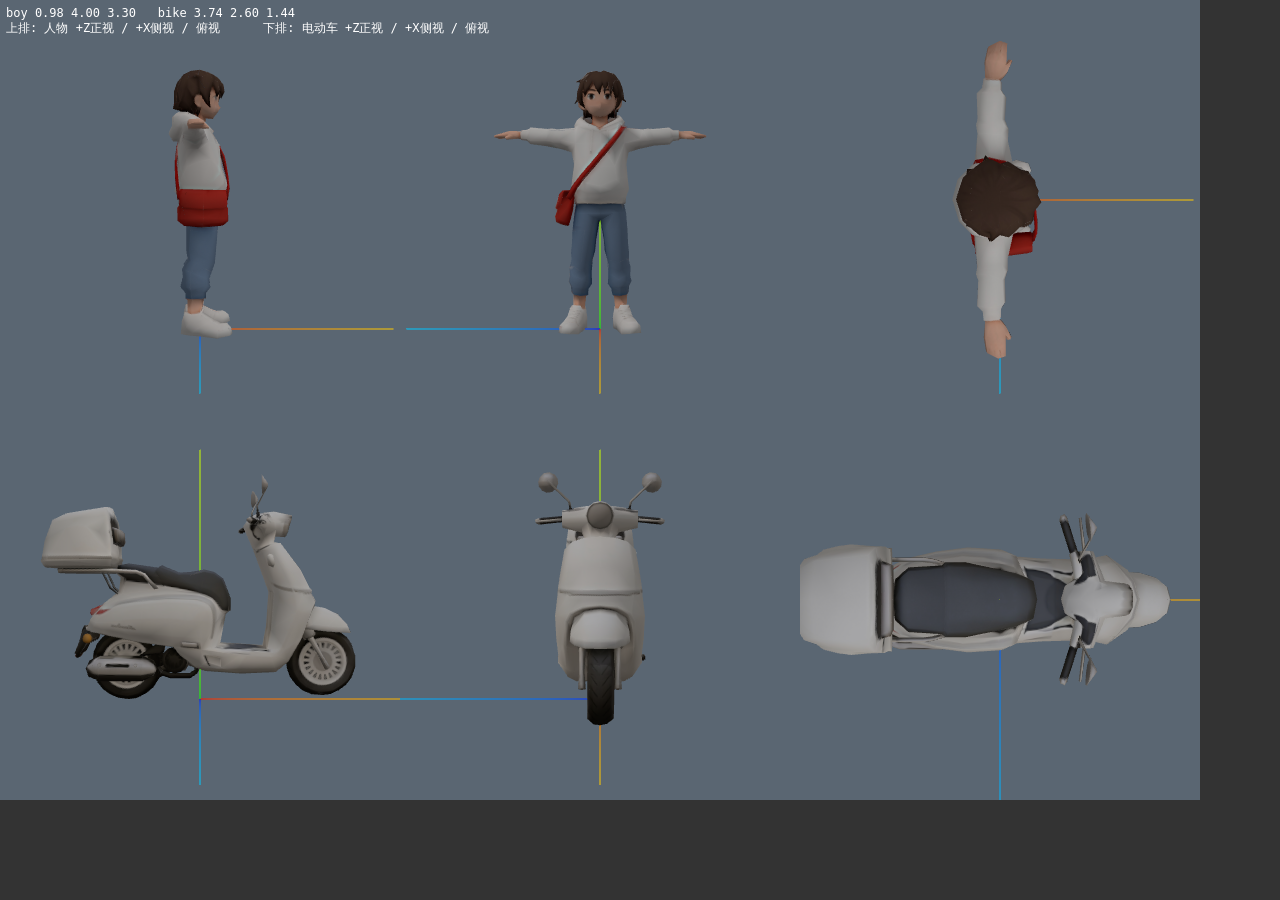
<file: view2.html>
<!DOCTYPE html>
<html lang="zh">
<head>
<meta charset="utf-8">
<title>人物/车预览</title>
<style>body{margin:0;background:#333}canvas{display:block}</style>
<script type="importmap">
{ "imports": {
  "three": "./vendor/three.module.js",
  "three/addons/loaders/FBXLoader.js": "./vendor/loaders/FBXLoader.js"
} }
</script>
</head>
<body>
<canvas id="c" width="1200" height="800"></canvas>
<div id="t" style="position:fixed;left:6px;top:6px;color:#fff;font:12px monospace;white-space:pre"></div>
<script type="module">
import * as THREE from 'three';
import { FBXLoader } from 'three/addons/loaders/FBXLoader.js';

const renderer = new THREE.WebGLRenderer({ canvas: document.getElementById('c'), antialias: true });
renderer.setClearColor(0x5a6672);
renderer.autoClear = false;
const loader = new FBXLoader();
const texLoader = new THREE.TextureLoader();

function fitY(obj, target) {
  const b = new THREE.Box3().setFromObject(obj);
  const s = b.getSize(new THREE.Vector3());
  obj.scale.setScalar(target / s.y);
  obj.updateMatrixWorld(true);
  const b2 = new THREE.Box3().setFromObject(obj);
  const c = b2.getCenter(new THREE.Vector3());
  obj.position.sub(new THREE.Vector3(c.x, b2.min.y, c.z));
  return b2.getSize(new THREE.Vector3());
}
function applyTex(root, tex) {
  tex.colorSpace = THREE.SRGBColorSpace;
  root.traverse(o => {
    if (!o.isMesh) return;
    const mats = Array.isArray(o.material) ? o.material : [o.material];
    o.material = mats.map(m => new THREE.MeshLambertMaterial({ map: tex, name: m ? m.name : '' }));
    if (o.material.length === 1) o.material = o.material[0];
  });
}

const boy = await loader.loadAsync('./assets/boy2.fbx');
applyTex(boy, await texLoader.loadAsync('./assets/boy2_basecolor.jpg'));
const bs = fitY(boy, 4);

const bike = await loader.loadAsync('./assets/motuo.fbx');
applyTex(bike, await texLoader.loadAsync('./assets/motuo_basecolor.jpg'));
const bk = fitY(bike, 2.6);

const scene = new THREE.Scene();
scene.add(new THREE.HemisphereLight(0xffffff, 0x999999, 1.3));
const d = new THREE.DirectionalLight(0xffffff, 1.0); d.position.set(6, 10, 8); scene.add(d);
scene.add(boy);
const s2 = new THREE.Scene();
s2.add(new THREE.HemisphereLight(0xffffff, 0x999999, 1.3));
const d2 = new THREE.DirectionalLight(0xffffff, 1.0); d2.position.set(6, 10, 8); s2.add(d2);
s2.add(bike);
[scene, s2].forEach(s => s.add(new THREE.AxesHelper(3)));

function view(sc, pos, look, x, y, w, h) {
  const cam = new THREE.PerspectiveCamera(38, w / h, 0.1, 100);
  cam.position.set(...pos); cam.lookAt(...look);
  renderer.setViewport(x, y, w, h); renderer.setScissor(x, y, w, h); renderer.setScissorTest(true);
  renderer.render(sc, cam);
}
renderer.clear();
view(scene, [0, 2, 9], [0, 2, 0], 0, 400, 400, 400);      // boy front (+Z)
view(scene, [9, 2, 0], [0, 2, 0], 400, 400, 400, 400);    // boy right (+X)
view(scene, [0, 9, 0.01], [0, 0, 0], 800, 400, 400, 400); // boy top
view(s2, [0, 1.4, 7], [0, 1.2, 0], 0, 0, 400, 400);       // bike front(+Z)
view(s2, [7, 1.4, 0], [0, 1.2, 0], 400, 0, 400, 400);     // bike right(+X)
view(s2, [0, 7, 0.01], [0, 0, 0], 800, 0, 400, 400);      // bike top
document.getElementById('t').textContent =
  `boy ${bs.x.toFixed(2)} ${bs.y.toFixed(2)} ${bs.z.toFixed(2)}   bike ${bk.x.toFixed(2)} ${bk.y.toFixed(2)} ${bk.z.toFixed(2)}
上排: 人物 +Z正视 / +X侧视 / 俯视      下排: 电动车 +Z正视 / +X侧视 / 俯视`;
</script>
</body>
</html>
</file>
<file: postcard.css>
:root {
  --paper:#f4efdf; --ink:#354b40; --muted:#7b8271; --line:rgba(66,82,64,.18);
  --glass:rgba(246,241,224,.92); --shadow:0 5px 22px rgba(44,57,42,.10);
}
html,body { background:#d8d2bc; color:var(--ink); }
button { font:inherit; cursor:pointer; touch-action:manipulation; }
button:focus-visible,[role=button]:focus-visible { outline:2px solid #557b68; outline-offset:4px; }
.film-edge { position:absolute; inset:0; pointer-events:none;
  background:radial-gradient(ellipse at 50% 43%,transparent 48%,rgba(61,52,32,.10)); }
.hud { transition:opacity .25s; }
.topbar { top:22px; left:24px; right:24px; gap:10px; }
.avatar,.avatar.img { width:52px; height:52px; border:2px solid var(--paper); background:#c7c9b8;
  box-shadow:var(--shadow); filter:saturate(.6); }
.pname { color:var(--ink); text-shadow:0 1px 8px rgba(255,255,255,.65); font-size:19px; letter-spacing:3px; }
.edition { display:block; margin-top:3px; font-size:9px; font-weight:400; letter-spacing:4px; color:#626d5d; }
.lvrow { margin-top:6px; gap:5px; }
.lvbadge { width:16px; height:16px; border:0; background:#566c54; color:#f9f4e6; font-size:10px; }
.lvbar { width:83px; height:4px; border:0; background:rgba(60,81,60,.18); }
.lvbar i { background:#7b946c; }
.lvtxt { display:none; }
.res,.gear { background:var(--glass); border:1px solid rgba(255,255,255,.5); box-shadow:var(--shadow); color:var(--ink); }
.res { min-height:30px; padding:4px 10px; gap:7px; font-size:11px; border-radius:18px; }
.res .plus { background:#a7b28c; width:13px; height:13px; font-size:10px; }
.gold { background:#d9bc73; color:#665532; }
.pack { background:#a46653; }
.gear { border-radius:50%; width:32px; height:32px; font-size:15px; }
.taskbar { top:106px; left:24px; padding:12px 16px 12px 12px; border-radius:5px 18px 18px 18px;
  border:1px solid rgba(255,255,255,.5); background:var(--glass); box-shadow:var(--shadow); gap:11px; }
.taskicon { width:32px; height:32px; background:#e4dbc3; filter:saturate(.55); }
.tasktxt b { color:var(--ink); font-size:12px; letter-spacing:1px; }
.tasktxt span { font-size:10px; color:var(--muted); margin-top:4px; }
.taskarrow { color:#849077; }
#mini { right:24px; top:78px; border-radius:50%; width:104px; height:104px;
  border:4px solid rgba(244,239,222,.85); box-shadow:var(--shadow); filter:saturate(.5) sepia(.15); }
.compass { top:190px; right:24px; width:104px; color:var(--ink); text-shadow:0 1px 6px #f3ecdb; }
.compass .arw { font-size:20px; }
.view-controls { position:absolute; left:50%; top:24px; transform:translateX(-50%); display:flex;
  align-items:center; gap:4px; padding:5px; border-radius:25px; background:var(--glass);
  border:1px solid rgba(255,255,255,.5); box-shadow:var(--shadow); white-space:nowrap; }
.view-controls button { border:0; background:none; color:#5d6b57; font-size:11px; padding:8px 13px; border-radius:19px; }
.view-controls button[aria-pressed=true] { background:#526a58; color:#f6f0df; }
.view-controls > span { height:14px; width:1px; background:var(--line); }
#btnQuiet { position:absolute; bottom:22px; left:50%; transform:translateX(-50%);
  background:rgba(244,239,223,.8); border:1px solid var(--line); border-radius:20px; padding:6px 13px;
  color:#65715e; font-size:10px; letter-spacing:1px; z-index:4; }
.quiet .hud { opacity:0; pointer-events:none; }
.quiet .hud > * { pointer-events:none; }
.quiet .film-edge { opacity:.4; }
.welcome .hud,.welcome #btnQuiet { visibility:hidden; }
.bottom { left:50%; right:auto; bottom:64px; transform:translateX(-50%); flex-direction:row; gap:0;
  padding:7px 12px; border-radius:30px; background:var(--glass); box-shadow:var(--shadow); border:1px solid rgba(255,255,255,.55); }
.bbtn,.bbtn.img { width:76px; height:37px; padding:0 10px; flex-direction:row; gap:6px; cursor:pointer;
  background:none; border:0; border-radius:0; box-shadow:none; filter:none; }
.bbtn + .bbtn { border-left:1px solid var(--line); }
.bbtn img,.gas img,.brake img { display:none; }
.bbtn em,.bbtn.img em { display:block; font:22px Georgia,serif; color:#63775b; }
.bbtn span,.bbtn.img span { display:block; font-size:10px; font-weight:500; color:var(--ink); margin:0; white-space:nowrap; }
.stick { left:28px; bottom:30px; width:90px; height:90px; border:1px solid rgba(245,238,217,.65);
  background:rgba(244,239,222,.23); box-shadow:inset 0 0 25px rgba(244,239,222,.14); }
.stick i { width:37px; height:37px; margin:-18.5px 0 0 -18.5px; background:rgba(244,239,222,.86);
  border:1px solid rgba(255,255,255,.6); box-shadow:0 2px 8px rgba(50,60,40,.15); }
.gas,.gas.img,.brake,.brake.img,#btnRide { border:1px solid rgba(251,247,232,.8);
  box-shadow:var(--shadow); filter:none; font-size:12px; font-weight:500; letter-spacing:1px; }
.gas,.gas.img { bottom:29px; right:24px; width:76px; height:76px; background:rgba(68,94,71,.92); color:#f7efd9; }
.brake,.brake.img { right:116px; bottom:35px; width:56px; height:56px; background:var(--glass); color:var(--ink); }
#btnRide { right:32px; bottom:122px; width:58px; height:35px; border-radius:22px; background:var(--glass); color:var(--ink); }
.speed { left:auto; right:121px; bottom:110px; padding:0; background:none; border:0;
  color:#455841; text-shadow:0 1px 6px #e5dcc8; font-size:9px; }
.speed b { font-size:24px; font-weight:400; }
.hint { left:28px; bottom:136px; font-size:9px; letter-spacing:.3px; color:#42563e;
  text-shadow:0 1px 5px #f4efdf; opacity:.85; }
.toast { background:rgba(54,76,60,.94); color:#f4edda; box-shadow:var(--shadow); font-size:13px; font-weight:400; }
.panel { background:var(--paper); border:1px solid rgba(255,255,255,.8); border-radius:22px; padding:24px;
  box-shadow:0 20px 80px rgba(37,50,35,.2); }
.panel h3 { color:var(--ink); margin-bottom:20px; letter-spacing:2px; }
.panel .cell { background:#e6e3d3; color:#637158; }
.panel .close { background:#536b56; color:var(--paper); font-weight:400; }
#loading { background:#e9e2cf; color:#52634b; letter-spacing:3px; }
#loading .bar { width:min(220px,60%); height:3px; background:#d6d4bf; margin:15px 0; }
#loading .bar i { background:#7c8d68; }
#loading .tip { color:#7b8270; font-size:11px; }
#loading .err { color:#a15e48; }
#start { align-items:flex-start; padding:8vw; gap:24px; text-align:left; color:var(--ink);
  background:linear-gradient(90deg,rgba(240,234,215,.97),rgba(238,231,210,.82) 29%,rgba(232,225,201,.16) 62%,transparent); }
#start .eyebrow { font-size:9px; letter-spacing:3px; color:#687860; }
#start h1 { font-size:clamp(44px,5.5vw,78px); letter-spacing:8px; font-weight:500; color:#344c3c;
  line-height:1.25; text-shadow:none; font-family:'Songti SC','SimSun',serif; }
#start h1 span { display:block; font-family:'Microsoft YaHei',sans-serif; font-size:12px; letter-spacing:9px;
  font-weight:400; margin-top:16px; color:#7b876d; }
#start p { color:#68755e; font-size:12px; line-height:2.1; opacity:1; }
#start button { min-width:176px; padding:15px 24px; border-radius:30px; box-shadow:0 6px 16px rgba(46,73,45,.13);
  color:#f7f1dd; background:#48654e; font-size:13px; font-weight:500; letter-spacing:3px; margin:4px 0 0; }
#start button span { margin-left:28px; font-size:18px; }
#start button:hover { background:#395b42; }
#start button:active { box-shadow:none; transform:translateY(1px); }
#start .intro-help { font-size:9px; color:#8a917e; line-height:2; }
.postmark { width:66px; height:66px; border:1px solid #8a9a7e; outline:1px solid #a5ae92; outline-offset:4px;
  border-radius:50%; display:flex; align-items:center; justify-content:center; flex-direction:column;
  transform:rotate(-12deg); color:#718363; font-size:15px; letter-spacing:3px; margin-bottom:12px; }
.postmark span { font-size:7px; letter-spacing:1px; margin-top:5px; }
.intro-footnote { position:absolute; bottom:32px; left:8vw; font-size:10px; letter-spacing:3px; color:#7b866e; }
@media (orientation:portrait) {
  .topbar { top:18px; left:16px; right:16px; gap:7px; }
  .avatar,.avatar.img { width:44px; height:44px; }
  .pname { font-size:16px; }.res { padding:4px 7px; }.res .plus { display:none; }
  .taskbar { left:16px; top:94px; max-width:66%; padding:10px; }
  .tasktxt span { max-width:175px; font-size:9px; }.taskarrow { display:none; }
  #mini { top:94px; right:16px; width:82px; height:82px; }
  .compass { top:185px; right:16px; width:82px; }
  .view-controls { top:calc(82px + env(safe-area-inset-top)); bottom:auto; }
  .taskbar, #mini { top:calc(146px + env(safe-area-inset-top)); }
  .compass { top:calc(236px + env(safe-area-inset-top)); }
  .bottom { bottom:30px; }.bbtn,.bbtn.img { width:75px; height:30px; }
  #btnQuiet { bottom:6px; padding:3px 10px; font-size:9px; }
  .stick { left:20px; bottom:84px; width:80px; height:80px; }
  .gas,.gas.img { right:18px; bottom:84px; width:64px; height:64px; }
  .brake,.brake.img { right:96px; bottom:88px; width:48px; height:48px; }
  #btnRide { right:24px; bottom:158px; width:52px; height:30px; font-size:10px; }
  .speed { left:24px; right:auto; bottom:182px; }.speed b { font-size:19px; }
  .hint { display:none; }
  #start { padding:9vw; gap:22px; background:linear-gradient(90deg,rgba(240,234,215,.88),rgba(238,231,210,.55) 58%,rgba(232,225,201,.1)); }
  #start h1 { font-size:52px; }.postmark { width:56px; height:56px; }
  #start .eyebrow { font-size:8px; letter-spacing:1.5px; }
}
@media (orientation:landscape) and (max-height:500px) {
  .topbar { top:12px; left:16px; right:16px; }.avatar,.avatar.img { width:40px; height:40px; }
  .pname { font-size:15px; }.edition { display:none; }
  .taskbar { top:67px; left:16px; padding:7px 10px; }.tasktxt span { display:none; }
  #mini { top:62px; width:72px; height:72px; right:16px; }.compass { top:139px; right:16px; width:72px; }
  .view-controls { top:14px; }.view-controls button { padding:6px 10px; font-size:10px; }
  .bottom { bottom:36px; padding:4px 8px; }.bbtn,.bbtn.img { width:72px; height:30px; }
  #btnQuiet { bottom:8px; font-size:9px; padding:3px 10px; }
  .stick { bottom:18px; width:72px; height:72px; }.hint { bottom:99px; font-size:8px; }
  .gas,.gas.img { width:62px; height:62px; bottom:20px; right:18px; }
  .brake,.brake.img { width:47px; height:47px; bottom:24px; right:96px; }
  #btnRide { bottom:99px; width:50px; height:30px; right:24px; font-size:10px; }
  .speed { bottom:91px; right:100px; }.speed b { font-size:20px; }
  #start { padding:5vw 8vw; gap:12px; }#start h1 { font-size:40px; }
  #start h1 span { margin-top:6px; }.postmark { display:none; }
  #start button { padding:11px 22px; }#start .intro-help { font-size:8px; }
  .intro-footnote { bottom:18px; left:auto; right:24px; }
}
@media (prefers-reduced-motion:reduce) { * { transition:none !important; } }

/* Touch controls use CSS pixels, independently of the WebGL render resolution. */
.stick { width:128px; height:128px; visibility:hidden; pointer-events:none; z-index:3; }
.stick.active { visibility:visible; }
.stick i { width:54px; height:54px; margin:-27px 0 0 -27px; }
.mobile-ui .topbar { top:max(10px,env(safe-area-inset-top)); left:max(12px,env(safe-area-inset-left)); right:max(12px,env(safe-area-inset-right)); gap:6px; }
.mobile-ui .avatar { width:48px; height:48px; }
.mobile-ui .pname { font-size:17px; letter-spacing:1px; }
.mobile-ui .res { font-size:14px; min-height:40px; padding:5px 8px; gap:4px; }
.mobile-ui .res .plus { display:none; }
.mobile-ui .gear { width:44px; height:44px; font-size:20px; }
.mobile-ui .tasktxt b { font-size:15px; letter-spacing:0; }
.mobile-ui .tasktxt span { font-size:12px; }
.mobile-ui .bbtn,.mobile-ui .bbtn.img { width:86px; height:48px; padding:0 6px; }
.mobile-ui .bbtn span,.mobile-ui .bbtn.img span { font-size:14px; }
.mobile-ui .view-controls button { min-height:44px; font-size:14px; padding:8px 12px; }
.mobile-ui #btnQuiet { min-height:44px; font-size:12px; padding:8px 14px; }
.mobile-ui .gas,.mobile-ui .gas.img { width:84px; height:84px; font-size:17px; right:max(14px,env(safe-area-inset-right)); }
.mobile-ui .brake,.mobile-ui .brake.img { width:66px; height:66px; font-size:16px; right:112px; }
.mobile-ui #btnRide { width:72px; height:48px; font-size:16px; right:20px; }
.mobile-ui .panel { max-height:85%; overflow:auto; padding:18px; touch-action:pan-y; }
.mobile-ui .panel h3 { font-size:20px; margin-bottom:12px; }
.mobile-ui .panel .cell { font-size:14px; }
.mobile-ui .panel .close { min-height:48px; font-size:16px; }
.mobile-ui #start button { min-height:52px; font-size:17px; }
.mobile-ui #start .intro-help { font-size:13px; }
.mobile-ui .hint { display:none; }
@media (orientation:portrait) {
  .mobile-ui .bottom { bottom:calc(52px + env(safe-area-inset-bottom)); padding:5px 8px; }
  .mobile-ui #btnQuiet { bottom:calc(4px + env(safe-area-inset-bottom)); }
  .mobile-ui .gas,.mobile-ui .gas.img { bottom:calc(125px + env(safe-area-inset-bottom)); }
  .mobile-ui .brake,.mobile-ui .brake.img { bottom:calc(134px + env(safe-area-inset-bottom)); }
  .mobile-ui #btnRide { bottom:calc(222px + env(safe-area-inset-bottom)); }
  .mobile-ui .view-controls { top:calc(82px + env(safe-area-inset-top)); bottom:auto; }
  .mobile-ui .speed { bottom:calc(228px + env(safe-area-inset-bottom)); left:20px; }
  .mobile-ui .taskbar { top:calc(146px + env(safe-area-inset-top)); left:12px; max-width:calc(100% - 118px); }
  .mobile-ui #mini { right:12px; top:calc(146px + env(safe-area-inset-top)); }
  .mobile-ui .compass { right:12px; top:calc(236px + env(safe-area-inset-top)); }
}
@media (orientation:landscape) {
  .mobile-ui .panel .cell { aspect-ratio:auto; min-height:64px; }
  .mobile-ui .avatar { width:40px; height:40px; }
  .mobile-ui .edition { display:none; }
  .mobile-ui .view-controls { top:max(8px,env(safe-area-inset-top)); padding:2px; }
  .mobile-ui .bottom { bottom:calc(8px + env(safe-area-inset-bottom)); padding:4px 6px; }
  .mobile-ui #btnQuiet { bottom:calc(68px + env(safe-area-inset-bottom)); }
  .mobile-ui .gas,.mobile-ui .gas.img { bottom:calc(14px + env(safe-area-inset-bottom)); }
  .mobile-ui .brake,.mobile-ui .brake.img { bottom:calc(23px + env(safe-area-inset-bottom)); }
  .mobile-ui #btnRide { bottom:calc(110px + env(safe-area-inset-bottom)); }
  .mobile-ui .speed { bottom:115px; right:112px; }
  .mobile-ui .taskbar { top:66px; left:12px; max-width:36%; }
  .mobile-ui #mini { top:66px; right:12px; width:76px; height:76px; }
  .mobile-ui .compass { top:148px; right:12px; width:76px; }
}
@media (orientation:landscape) and (max-width:700px) {
  .mobile-ui .view-controls { top:65px; }
  .mobile-ui .bottom { left:43%; }
  .mobile-ui .bbtn,.mobile-ui .bbtn.img { width:68px; }
  .mobile-ui .bbtn em { display:none; }
  .mobile-ui #btnQuiet { left:43%; }
}
@media (max-width:360px) {
  .mobile-ui .avatar { width:40px; height:40px; }
  .mobile-ui .pname { font-size:15px; }
  .mobile-ui .edition { display:none; }
  .mobile-ui .lvbar { width:60px; }
  .mobile-ui .res { padding:4px 6px; }
}
</file>
